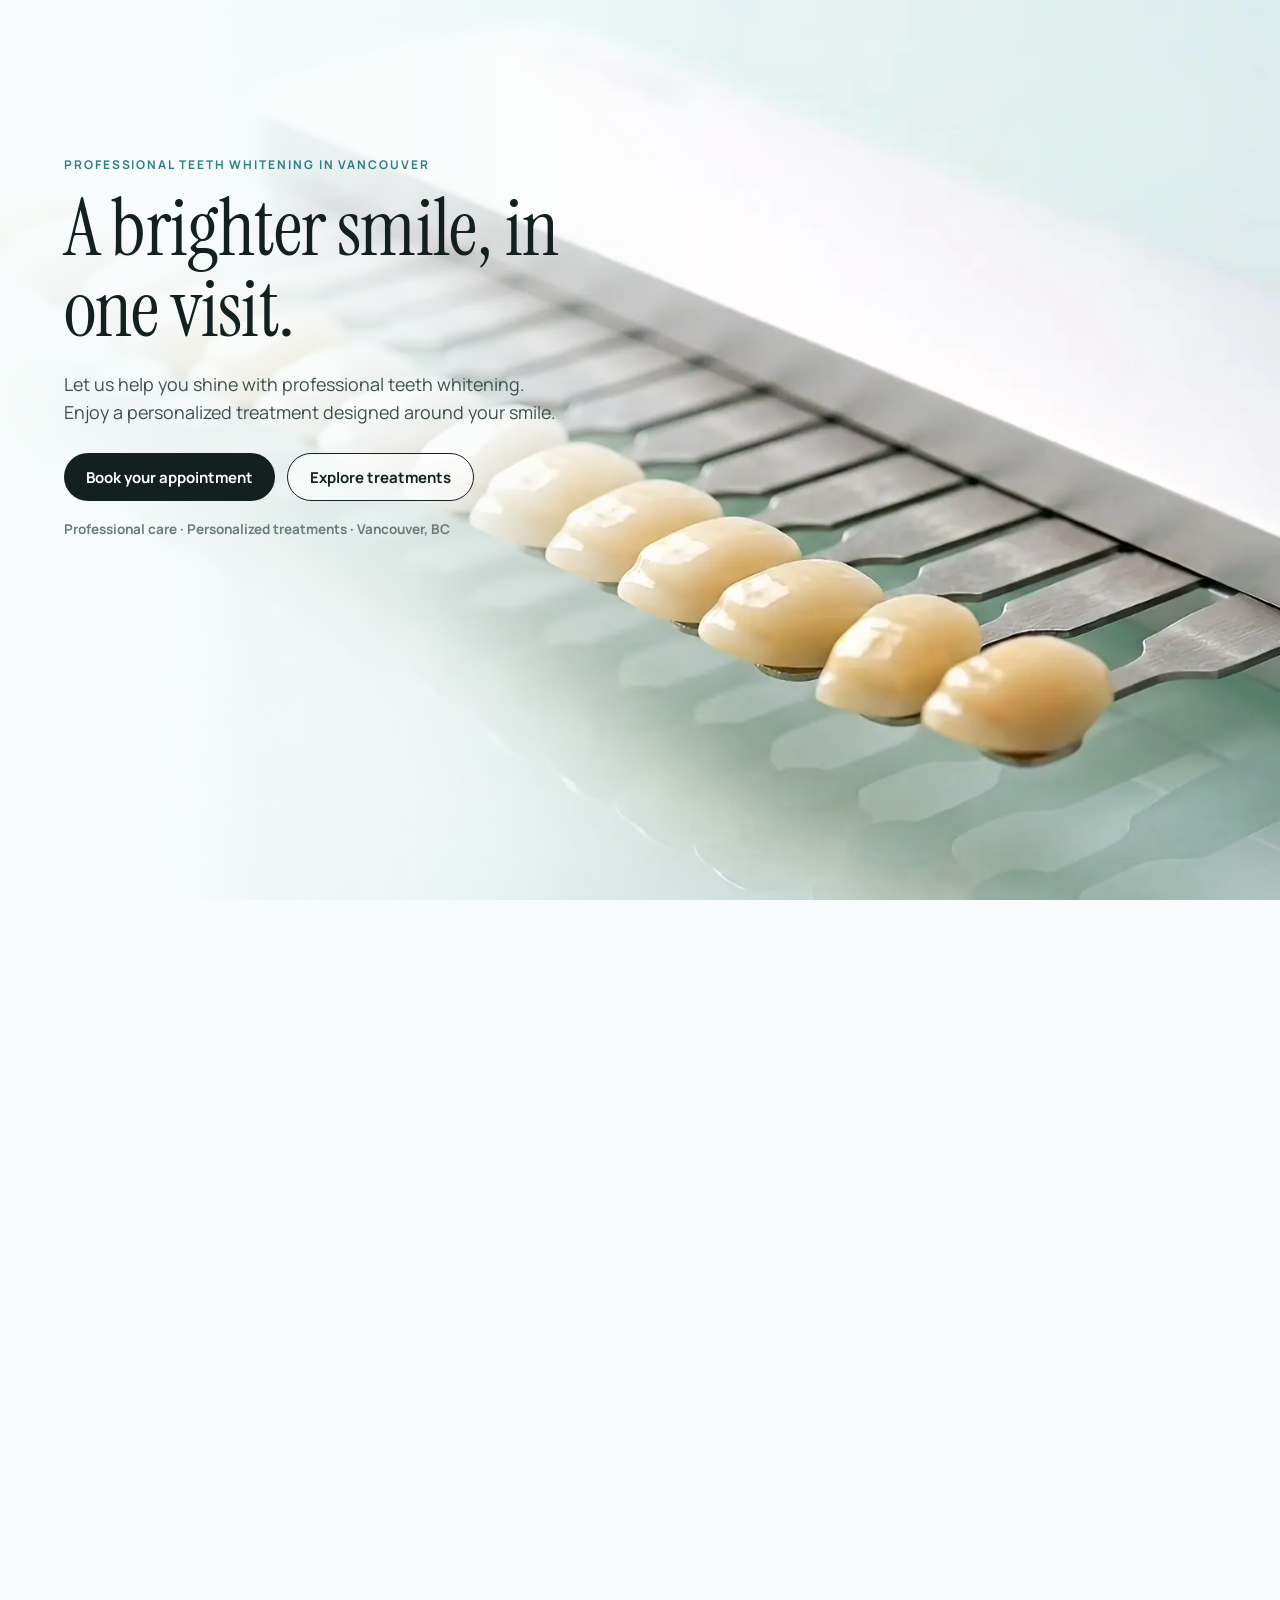
<file: index.html>
<!DOCTYPE html>
<html lang="en">
<head>
  <meta charset="UTF-8">
  <meta name="viewport" content="width=device-width, initial-scale=1">
  <meta name="description" content="Professional teeth whitening in Vancouver with Shine + Smile. Book your appointment online.">
  <title>Shine + Smile | Professional Teeth Whitening in Vancouver</title>
  <link rel="stylesheet" href="./style.css">
  <link rel="stylesheet" href="./features.css">
</head>
<body>
  
  <main>
    <section class="hero" id="hero">
      <div class="hero-stage">
        <div class="hero-poster" aria-hidden="true"></div>
        <canvas class="hero-canvas" aria-label="Teeth whitening shade animation"></canvas>
        <div class="hero-wash" aria-hidden="true"></div>

        <div class="hero-copy">
          <p class="kicker">Professional teeth whitening in Vancouver</p>
          <h1>A brighter smile, in one visit.</h1>
          <p class="hero-lede">Let us help you shine with professional teeth whitening. Enjoy a personalized treatment designed around your smile.</p>
          <div class="hero-ctas">
            <a class="btn btn-ink" href="https://www.shineandsmile.ca/s/appointments">Book your appointment</a>
            <a class="btn btn-line" href="#services">Explore treatments</a>
          </div>
          <p class="hero-note">Professional care · Personalized treatments · Vancouver, BC</p>
        </div>

        <ul class="hero-points" aria-label="Treatment benefits">
          <li>Shade check</li>
          <li>Health Canada approved gels</li>
          <li>2 to 6 shades brighter in one session</li>
        </ul>
      </div>
    </section>

  </main>


  <script src="./vendor/lenis.min.js"></script>
  <script src="./app.js"></script>
  <script src="./features.js"></script>
</body>
</html>
</file>
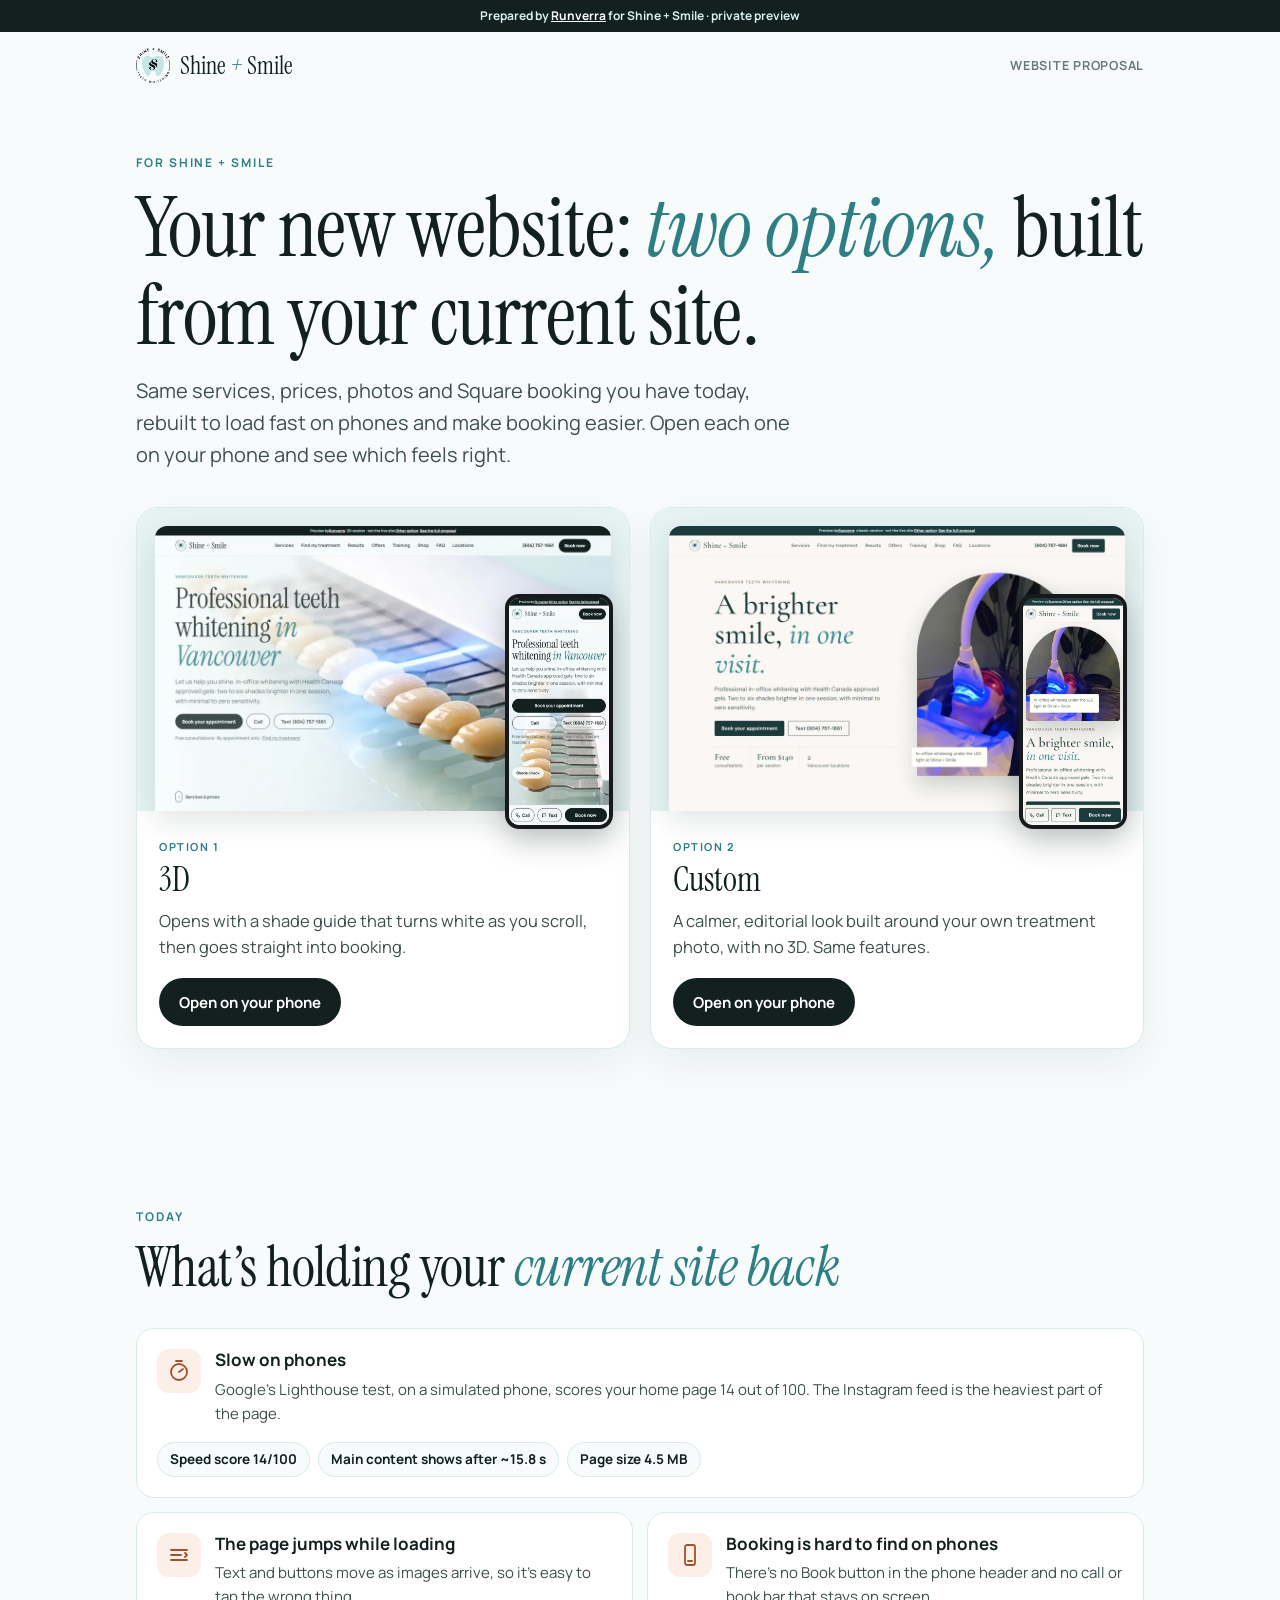
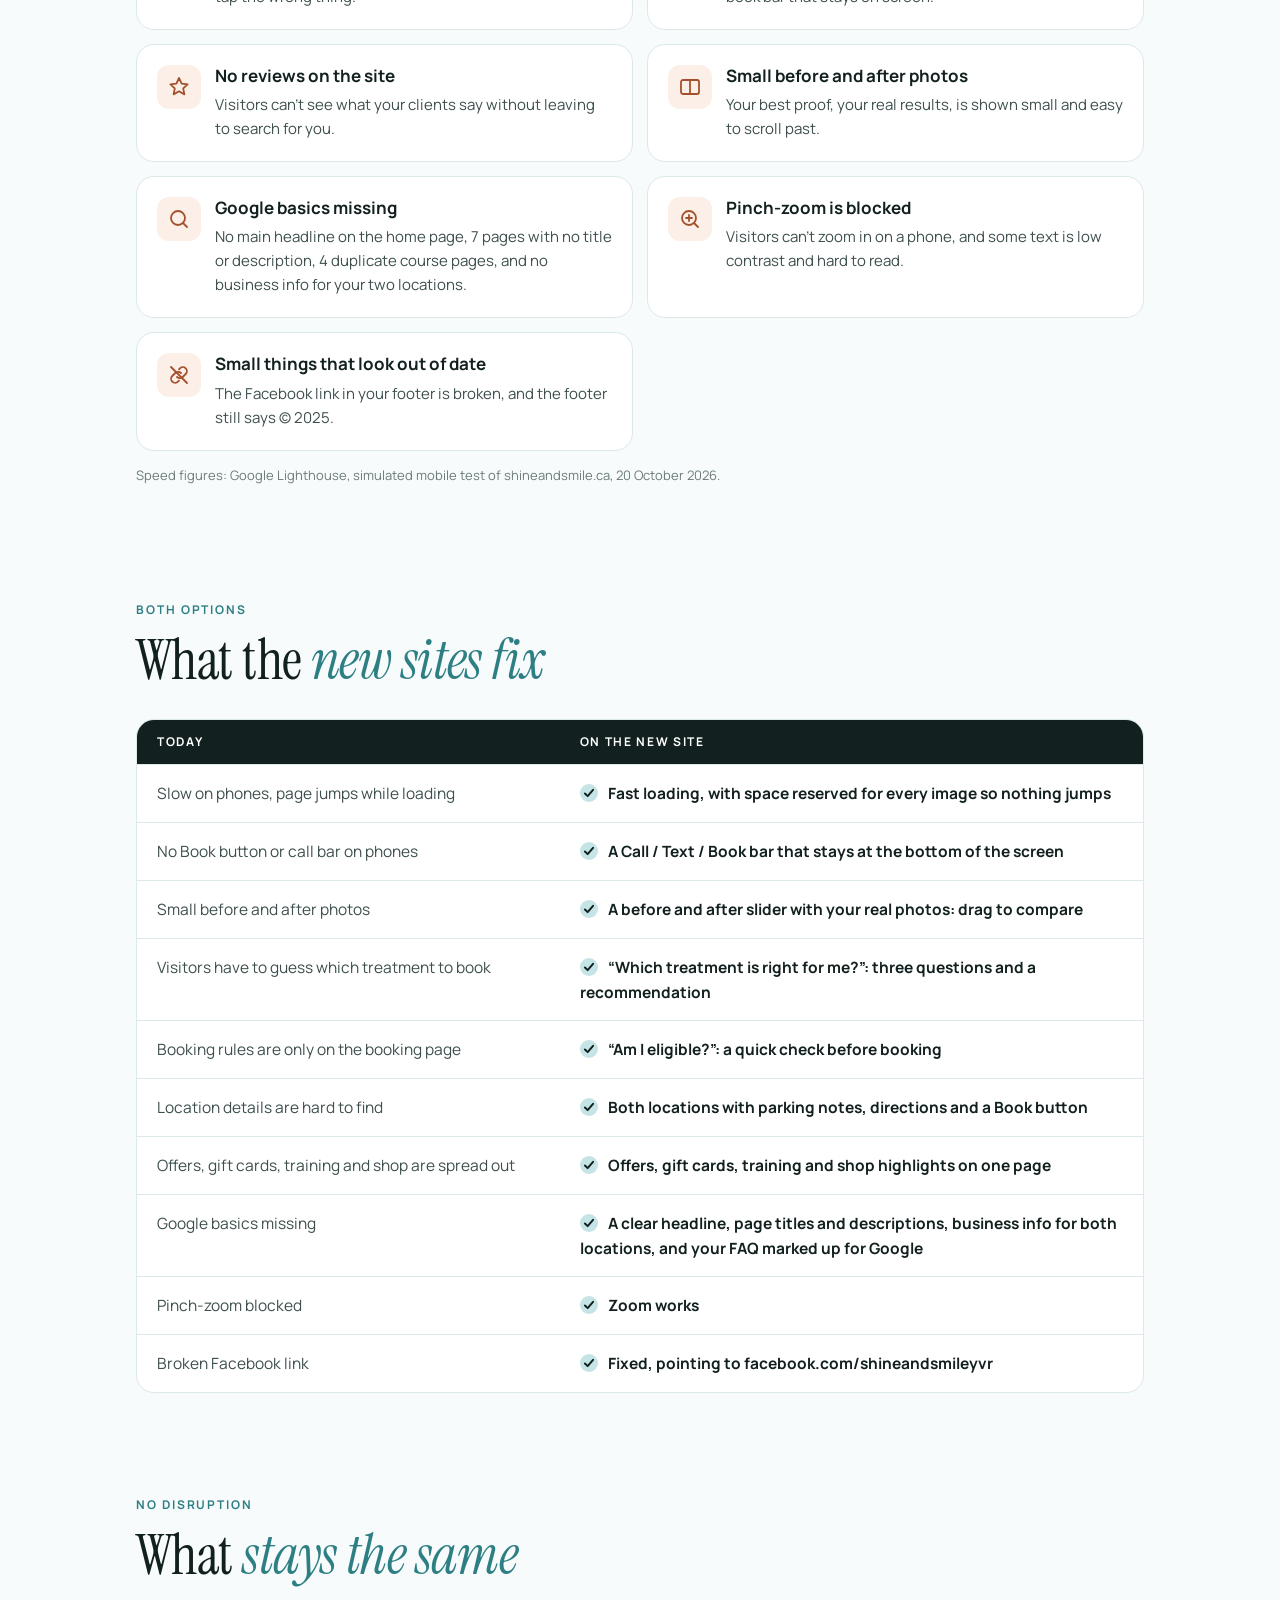
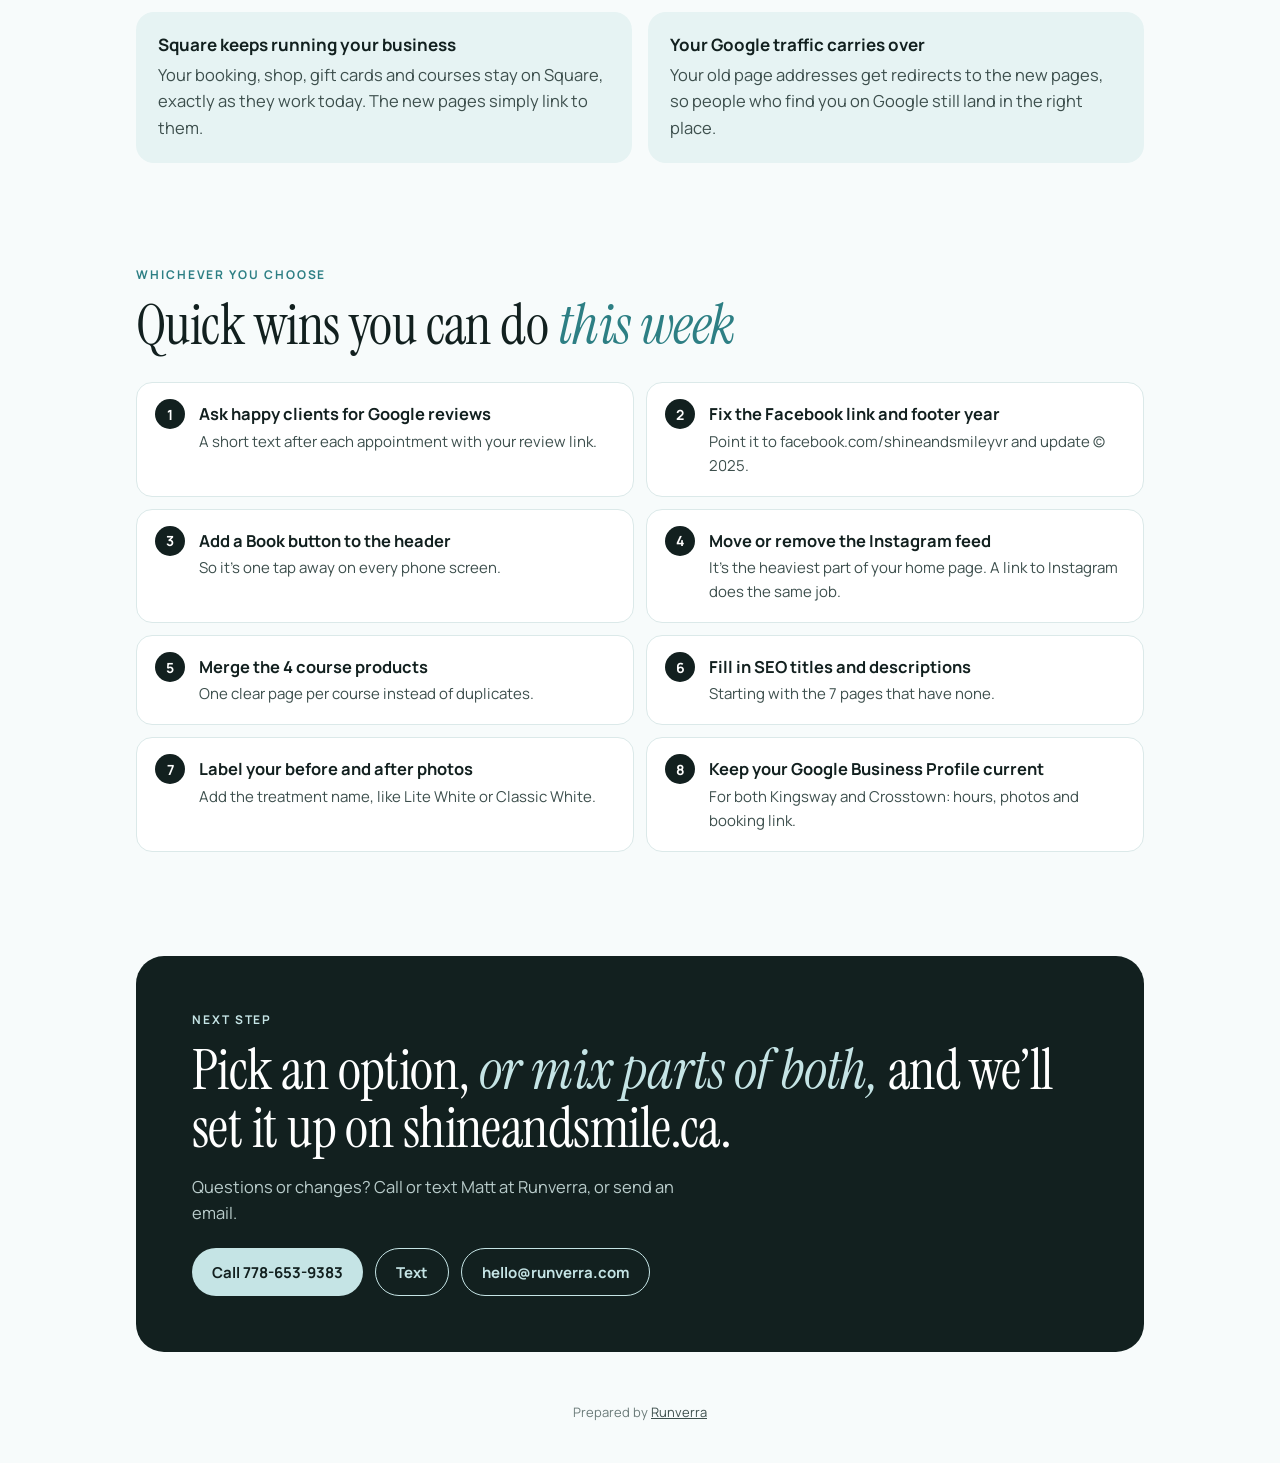
<file: proposal/index.html>
<!doctype html>
<html lang="en-CA">
<head>
<meta charset="utf-8">
<meta name="viewport" content="width=device-width,initial-scale=1,viewport-fit=cover">
<meta name="theme-color" content="#f6fbfb">
<title>Your new website: two options | Shine + Smile</title>
<meta name="description" content="Two new website options for Shine + Smile Teeth Whitening, built from your current site, and what changes.">
<meta name="robots" content="noindex, nofollow">
<link rel="icon" href="../img/logo.webp">
<link rel="preload" href="../fonts/instrument-serif.ttf" as="font" type="font/ttf" crossorigin>
<style>
@font-face{font-family:"Instrument Serif";src:url(../fonts/instrument-serif.ttf) format("truetype");font-display:swap}
@font-face{font-family:"Instrument Serif";src:url(../fonts/instrument-serif-italic.ttf) format("truetype");font-style:italic;font-display:swap}
@font-face{font-family:"Manrope";src:url(../fonts/manrope.ttf) format("truetype");font-weight:400 500;font-display:swap}
@font-face{font-family:"Manrope";src:url(../fonts/manrope-bold.ttf) format("truetype");font-weight:600 800;font-display:swap}
:root{--ink:#12201f;--ink-2:#3d4f4d;--ink-3:#6b7b79;--bg:#f7fbfb;--paper:#fff;--mint:#c5e4e5;--mint-2:#e6f3f3;--mint-3:#9fcfd1;--teal:#2d7f84;--line:#dbe9e9;--led:#4f7df0;--warm:#b3261e;
  --serif:"Instrument Serif",Georgia,serif;--sans:"Manrope",system-ui,sans-serif;--pad:clamp(18px,5vw,56px)}
*,*::before,*::after{box-sizing:border-box}
html{background:var(--bg);-webkit-text-size-adjust:100%}
body{margin:0;background:var(--bg);color:var(--ink);font:400 16.5px/1.6 var(--sans);-webkit-font-smoothing:antialiased}
img,video{display:block;max-width:100%;height:auto}
a{color:inherit}
h1,h2{font-family:var(--serif);font-weight:400;line-height:1.04;letter-spacing:-.01em;margin:0}
h1{font-size:clamp(44px,7vw,84px)}
h2{font-size:clamp(34px,4.6vw,56px)}
h3{font:700 17px/1.3 var(--sans);margin:0}
em{font-style:italic;color:var(--teal)}
.kicker{font:800 12px/1.4 var(--sans);letter-spacing:.16em;text-transform:uppercase;color:var(--teal);margin:0 0 12px}
.wrap{max-width:1120px;margin:0 auto;padding:clamp(56px,9vw,104px) var(--pad)}
.lede{font-size:clamp(17px,1.6vw,20px);color:var(--ink-2);max-width:56ch;margin:16px 0 0}
.btn{display:inline-flex;align-items:center;justify-content:center;gap:8px;min-height:48px;padding:0 20px;border-radius:999px;font:700 15px/1 var(--sans);text-decoration:none;white-space:nowrap}
.btn-ink{background:var(--ink);color:#fff}.btn-ink:hover{background:var(--teal)}
.btn-line{border:1.5px solid var(--ink)}.btn-line:hover{background:var(--ink);color:#fff}
:focus-visible{outline:2px solid var(--led);outline-offset:3px}
.bar{background:var(--ink);color:#d9eeee;font:600 12px/1.3 var(--sans);text-align:center;padding:8px 12px}
.bar a{color:#fff}
.top{display:flex;align-items:center;gap:10px;padding:16px var(--pad);max-width:1120px;margin:0 auto}
.top img{width:34px;height:auto}
.top span{font:400 24px/1 var(--serif)}
.top i{color:var(--teal)}
.top small{margin-left:auto;font-weight:700;color:var(--ink-3);font-size:12.5px;letter-spacing:.06em;text-transform:uppercase}

/* intro + options */
.intro{padding-top:clamp(28px,5vw,56px);padding-bottom:clamp(36px,5vw,56px)}
.options{display:grid;grid-template-columns:1fr 1fr;gap:20px;margin-top:36px}
.opt{background:var(--paper);border:1px solid var(--line);border-radius:22px;overflow:hidden;display:flex;flex-direction:column;box-shadow:0 16px 40px rgba(18,32,31,.06)}
.shot{position:relative;background:var(--mint-2);padding:18px 18px 0}
.shot .desk{border-radius:12px 12px 0 0;box-shadow:0 10px 30px rgba(18,32,31,.12);aspect-ratio:16/10;object-fit:cover;object-position:top}
.shot .phone{position:absolute;right:16px;bottom:-18px;width:22%;border-radius:14px;border:4px solid #161a1c;box-shadow:0 12px 30px rgba(18,32,31,.25);aspect-ratio:360/780;object-fit:cover;object-position:top}
.opt-body{padding:30px 22px 22px;display:flex;flex-direction:column;gap:10px;flex:1}
.opt-tag{font:800 11px/1 var(--sans);letter-spacing:.14em;text-transform:uppercase;color:var(--teal)}
.opt h3{font:400 34px/1.05 var(--serif)}
.opt p{margin:0;color:var(--ink-2)}
.opt .btn-row{display:flex;flex-wrap:wrap;gap:10px;margin-top:auto;padding-top:8px}
.alt{display:flex;gap:12px;align-items:center;border-top:1px dashed var(--line);padding-top:12px;margin-top:4px;font-size:14px;text-decoration:none;color:var(--ink-2)}
.alt img{width:84px;border-radius:8px;aspect-ratio:16/10;object-fit:cover}
.alt b{color:var(--ink)}
.alt span{text-decoration:underline;text-decoration-color:var(--mint-3);text-underline-offset:3px}

/* findings */
.findings{display:grid;grid-template-columns:repeat(2,1fr);gap:14px;margin-top:32px}
.find{display:grid;grid-template-columns:44px 1fr;gap:14px;align-items:start;background:var(--paper);border:1px solid var(--line);border-radius:18px;padding:20px}
.find svg{width:44px;height:44px;padding:10px;border-radius:12px;background:#fbefe7;stroke:#a5502c;fill:none;stroke-width:1.8;stroke-linecap:round;stroke-linejoin:round}
.find p{margin:6px 0 0;color:var(--ink-2);font-size:15px}
.find .big{grid-column:1/-1;display:flex;flex-wrap:wrap;gap:8px;margin-top:2px}
.find .big span{background:var(--bg);border:1px solid var(--line);border-radius:999px;padding:6px 12px;font-weight:700;font-size:13.5px}
.find-wide{grid-column:1/-1}
.source{font-size:13px;color:var(--ink-3);margin-top:14px}

/* fixes table */
.fix-table{width:100%;border-collapse:separate;border-spacing:0;margin-top:30px;background:var(--paper);border:1px solid var(--line);border-radius:18px;overflow:hidden}
.fix-table th{font:800 12px/1 var(--sans);letter-spacing:.14em;text-transform:uppercase;text-align:left;padding:16px 20px;background:var(--ink);color:#fff}
.fix-table td{padding:16px 20px;border-top:1px solid var(--line);vertical-align:top;font-size:15.5px}
.fix-table td:first-child{color:var(--ink-2);width:42%}
.fix-table td:last-child{font-weight:600}
.fix-table td:last-child::before{content:"";display:inline-block;width:18px;height:18px;margin:0 10px -3px 0;border-radius:50%;background:var(--mint) url("data:image/svg+xml,%3Csvg xmlns='http://www.w3.org/2000/svg' viewBox='0 0 20 20'%3E%3Cpath d='M5.5 10.5l3 3 6-7' fill='none' stroke='%2312201f' stroke-width='2.2' stroke-linecap='round' stroke-linejoin='round'/%3E%3C/svg%3E")}

/* stays */
.stays{display:grid;grid-template-columns:1fr 1fr;gap:16px;margin-top:28px}
.stay{background:var(--mint-2);border-radius:18px;padding:22px}
.stay p{margin:6px 0 0;color:var(--ink-2)}

/* quick wins */
.wins{list-style:none;counter-reset:w;padding:0;margin:28px 0 0;display:grid;grid-template-columns:1fr 1fr;gap:12px}
.wins li{counter-increment:w;position:relative;background:var(--paper);border:1px solid var(--line);border-radius:16px;padding:18px 18px 18px 62px}
.wins li::before{content:counter(w);position:absolute;left:18px;top:16px;width:30px;height:30px;border-radius:50%;background:var(--ink);color:#fff;display:grid;place-items:center;font:800 14px var(--sans)}
.wins b{display:block}
.wins span{display:block;color:var(--ink-2);font-size:15px;margin-top:2px}

/* next */
.next{background:var(--ink);color:#e9f3f3;border-radius:28px;padding:clamp(28px,5vw,56px);margin:0 auto}
.next h2{color:#fff}
.next em{color:var(--mint)}
.next p{color:#b9cccb;max-width:52ch}
.next .btn-row{display:flex;flex-wrap:wrap;gap:12px;margin-top:22px}
.next .btn-ink{background:var(--mint);color:var(--ink)}
.next .btn-ink:hover{background:#fff}
.next .btn-line{border-color:var(--mint);color:var(--mint)}
.next .btn-line:hover{background:var(--mint);color:var(--ink)}
.next-wrap{padding-bottom:40px}
footer{text-align:center;color:var(--ink-3);font-size:13px;padding:10px var(--pad) 40px}
footer a{color:var(--ink-2)}

@media (max-width:820px){
  .options,.findings,.stays,.wins{grid-template-columns:1fr}
  .find-wide{grid-column:auto}
}
@media (max-width:640px){
  body{font-size:16px}
  .top small{display:none}
  .opt .btn-row .btn{flex:1 1 100%}
  .shot{padding:12px 12px 0}
  .fix-table thead{display:none}
  .fix-table,.fix-table tbody,.fix-table tr,.fix-table td{display:block;width:100%}
  .fix-table tr{border-top:1px solid var(--line);padding:14px 16px}
  .fix-table tr:first-child{border-top:0}
  .fix-table td{border:0;padding:0}
  .fix-table td:first-child{width:auto;font-size:14px;margin-bottom:6px}
  .fix-table td:first-child::before{content:"Today: ";font-weight:700;color:var(--ink-3)}
  .next{border-radius:20px}
  .next .btn{flex:1 1 100%}
}
</style>
</head>
<body>
<div class="bar" role="note">Prepared by <a href="https://runverra.com/" target="_blank" rel="noopener">Runverra</a> for Shine + Smile · private preview</div>
<header class="top"><img src="../img/logo.webp" width="34" height="36" alt=""><span>Shine <i>+</i> Smile</span><small>Website proposal</small></header>

<main>
<section class="wrap intro" aria-labelledby="t1">
  <p class="kicker">For Shine + Smile</p>
  <h1 id="t1">Your new website: <em>two options,</em> built from your current site.</h1>
  <p class="lede">Same services, prices, photos and Square booking you have today, rebuilt to load fast on phones and make booking easier. Open each one on your phone and see which feels right.</p>
  <div class="options">
    <article class="opt">
      <div class="shot"><img class="desk" src="./img/opt-3d.webp?v=shade1" width="960" height="600" alt="Option 1 on a computer: the 3D opening, a shade guide turning white under blue light"><img class="phone" src="./img/opt-3d-phone.webp?v=shade1" width="360" height="780" alt="Option 1 on a phone" loading="lazy"></div>
      <div class="opt-body">
        <span class="opt-tag">Option 1</span>
        <h3>3D</h3>
        <p>Opens with a shade guide that turns white as you scroll, then goes straight into booking.</p>
        <div class="btn-row"><a class="btn btn-ink" href="../">Open on your phone</a></div>
      </div>
    </article>
    <article class="opt">
      <div class="shot"><img class="desk" src="./img/opt-classic.webp?v=shade1" width="960" height="600" alt="Option 2 on a computer: a calm layout with your LED treatment photo"><img class="phone" src="./img/opt-classic-phone.webp?v=shade1" width="360" height="780" alt="Option 2 on a phone" loading="lazy"></div>
      <div class="opt-body">
        <span class="opt-tag">Option 2</span>
        <h3>Custom</h3>
        <p>A calmer, editorial look built around your own treatment photo, with no 3D. Same features.</p>
        <div class="btn-row"><a class="btn btn-ink" href="../../shine-and-smile-classic/">Open on your phone</a></div>
      </div>
    </article>
  </div>
</section>



<section class="wrap" aria-labelledby="t3">
  <p class="kicker">Today</p>
  <h2 id="t3">What’s holding your <em>current site back</em></h2>
  <div class="findings">
    <article class="find find-wide">
      <svg viewBox="0 0 24 24" aria-hidden="true"><circle cx="12" cy="13" r="8"/><path d="M12 13l4-3M9 2h6"/></svg>
      <div><h3>Slow on phones</h3><p>Google’s Lighthouse test, on a simulated phone, scores your home page 14 out of 100. The Instagram feed is the heaviest part of the page.</p></div>
      <div class="big"><span>Speed score 14/100</span><span>Main content shows after ~15.8 s</span><span>Page size 4.5 MB</span></div>
    </article>
    <article class="find"><svg viewBox="0 0 24 24" aria-hidden="true"><path d="M4 7h16M4 12h10M4 17h16"/><path d="M18 10l2 2-2 2"/></svg><div><h3>The page jumps while loading</h3><p>Text and buttons move as images arrive, so it’s easy to tap the wrong thing.</p></div></article>
    <article class="find"><svg viewBox="0 0 24 24" aria-hidden="true"><rect x="7" y="2" width="10" height="20" rx="2"/><path d="M10 18h4"/></svg><div><h3>Booking is hard to find on phones</h3><p>There’s no Book button in the phone header and no call or book bar that stays on screen.</p></div></article>
    <article class="find"><svg viewBox="0 0 24 24" aria-hidden="true"><path d="M12 3l2.6 5.6 6 .7-4.4 4.1 1.2 6-5.4-3.1-5.4 3.1 1.2-6L3.4 9.3l6-.7z"/></svg><div><h3>No reviews on the site</h3><p>Visitors can’t see what your clients say without leaving to search for you.</p></div></article>
    <article class="find"><svg viewBox="0 0 24 24" aria-hidden="true"><rect x="3" y="5" width="18" height="14" rx="2"/><path d="M12 5v14"/></svg><div><h3>Small before and after photos</h3><p>Your best proof, your real results, is shown small and easy to scroll past.</p></div></article>
    <article class="find"><svg viewBox="0 0 24 24" aria-hidden="true"><circle cx="11" cy="11" r="7"/><path d="M20 20l-4-4"/></svg><div><h3>Google basics missing</h3><p>No main headline on the home page, 7 pages with no title or description, 4 duplicate course pages, and no business info for your two locations.</p></div></article>
    <article class="find"><svg viewBox="0 0 24 24" aria-hidden="true"><circle cx="11" cy="11" r="7"/><path d="M8 11h6M11 8v6M20 20l-4-4"/></svg><div><h3>Pinch-zoom is blocked</h3><p>Visitors can’t zoom in on a phone, and some text is low contrast and hard to read.</p></div></article>
    <article class="find"><svg viewBox="0 0 24 24" aria-hidden="true"><path d="M10 14a4 4 0 0 0 5.7 0l3-3a4 4 0 0 0-5.7-5.7l-1 1M14 10a4 4 0 0 0-5.7 0l-3 3a4 4 0 0 0 5.7 5.7l1-1"/><path d="M4 4l16 16"/></svg><div><h3>Small things that look out of date</h3><p>The Facebook link in your footer is broken, and the footer still says © 2025.</p></div></article>
  </div>
  <p class="source">Speed figures: Google Lighthouse, simulated mobile test of shineandsmile.ca, 20 October 2026.</p>
</section>

<section class="wrap" aria-labelledby="t4" style="padding-top:0">
  <p class="kicker">Both options</p>
  <h2 id="t4">What the <em>new sites fix</em></h2>
  <table class="fix-table">
    <thead><tr><th scope="col">Today</th><th scope="col">On the new site</th></tr></thead>
    <tbody>
      <tr><td>Slow on phones, page jumps while loading</td><td>Fast loading, with space reserved for every image so nothing jumps</td></tr>
      <tr><td>No Book button or call bar on phones</td><td>A Call / Text / Book bar that stays at the bottom of the screen</td></tr>
      <tr><td>Small before and after photos</td><td>A before and after slider with your real photos: drag to compare</td></tr>
      <tr><td>Visitors have to guess which treatment to book</td><td>“Which treatment is right for me?”: three questions and a recommendation</td></tr>
      <tr><td>Booking rules are only on the booking page</td><td>“Am I eligible?”: a quick check before booking</td></tr>
      <tr><td>Location details are hard to find</td><td>Both locations with parking notes, directions and a Book button</td></tr>
      <tr><td>Offers, gift cards, training and shop are spread out</td><td>Offers, gift cards, training and shop highlights on one page</td></tr>
      <tr><td>Google basics missing</td><td>A clear headline, page titles and descriptions, business info for both locations, and your FAQ marked up for Google</td></tr>
      <tr><td>Pinch-zoom blocked</td><td>Zoom works</td></tr>
      <tr><td>Broken Facebook link</td><td>Fixed, pointing to facebook.com/shineandsmileyvr</td></tr>
    </tbody>
  </table>
</section>

<section class="wrap" aria-labelledby="t5" style="padding-top:0">
  <p class="kicker">No disruption</p>
  <h2 id="t5">What <em>stays the same</em></h2>
  <div class="stays">
    <div class="stay"><h3>Square keeps running your business</h3><p>Your booking, shop, gift cards and courses stay on Square, exactly as they work today. The new pages simply link to them.</p></div>
    <div class="stay"><h3>Your Google traffic carries over</h3><p>Your old page addresses get redirects to the new pages, so people who find you on Google still land in the right place.</p></div>
  </div>
</section>

<section class="wrap" aria-labelledby="t6" style="padding-top:0">
  <p class="kicker">Whichever you choose</p>
  <h2 id="t6">Quick wins you can do <em>this week</em></h2>
  <ol class="wins">
    <li><b>Ask happy clients for Google reviews</b><span>A short text after each appointment with your review link.</span></li>
    <li><b>Fix the Facebook link and footer year</b><span>Point it to facebook.com/shineandsmileyvr and update © 2025.</span></li>
    <li><b>Add a Book button to the header</b><span>So it’s one tap away on every phone screen.</span></li>
    <li><b>Move or remove the Instagram feed</b><span>It’s the heaviest part of your home page. A link to Instagram does the same job.</span></li>
    <li><b>Merge the 4 course products</b><span>One clear page per course instead of duplicates.</span></li>
    <li><b>Fill in SEO titles and descriptions</b><span>Starting with the 7 pages that have none.</span></li>
    <li><b>Label your before and after photos</b><span>Add the treatment name, like Lite White or Classic White.</span></li>
    <li><b>Keep your Google Business Profile current</b><span>For both Kingsway and Crosstown: hours, photos and booking link.</span></li>
  </ol>
</section>

<section class="wrap next-wrap" aria-labelledby="t7" style="padding-top:0">
  <div class="next">
    <p class="kicker" style="color:var(--mint)">Next step</p>
    <h2 id="t7">Pick an option, <em>or mix parts of both,</em> and we’ll set it up on shineandsmile.ca.</h2>
    <p>Questions or changes? Call or text Matt at Runverra, or send an email.</p>
    <div class="btn-row">
      <a class="btn btn-ink" href="tel:+17786539383">Call 778-653-9383</a>
      <a class="btn btn-line" href="sms:+17786539383">Text</a>
      <a class="btn btn-line" href="mailto:hello@runverra.com?subject=Shine%20%2B%20Smile%20website">hello@runverra.com</a>
    </div>
  </div>
</section>
</main>
<footer>Prepared by <a href="https://runverra.com/" target="_blank" rel="noopener">Runverra</a></footer>


</body>
</html>
</file>
<file: style.css>
@font-face{font-family:"Instrument Serif";src:url(./fonts/instrument-serif.ttf) format("truetype");font-display:swap}
@font-face{font-family:"Instrument Serif";src:url(./fonts/instrument-serif-italic.ttf) format("truetype");font-style:italic;font-display:swap}
@font-face{font-family:"Manrope";src:url(./fonts/manrope.ttf) format("truetype");font-weight:400 500;font-display:swap}
@font-face{font-family:"Manrope";src:url(./fonts/manrope-bold.ttf) format("truetype");font-weight:600 800;font-display:swap}

:root{
  --ink:#12201f;--ink-2:#3d4f4d;--ink-3:#6b7b79;
  --bg:#f7fbfb;--paper:#ffffff;--mint:#c5e4e5;--mint-2:#e6f3f3;--mint-3:#9fcfd1;--line:#dbe9e9;
  --led:#4f7df0;--led-soft:rgba(79,125,240,.12);
  --serif:"Instrument Serif",Georgia,serif;--sans:"Manrope",system-ui,sans-serif;
  --pad:clamp(18px,5vw,64px);--bar:30px;--header:64px;
}
*,*::before,*::after{box-sizing:border-box}
html{background:var(--bg);-webkit-text-size-adjust:100%;scroll-padding-top:calc(var(--bar) + var(--header) + 10px)}
body{margin:0;background:var(--bg);color:var(--ink);font:400 16.5px/1.6 var(--sans);-webkit-font-smoothing:antialiased;overflow-x:hidden}
img{display:block;max-width:100%;height:auto}
a{color:inherit}
h1,h2,h3{margin:0;font-weight:400}
h1,h2{font-family:var(--serif);letter-spacing:-.01em;line-height:1.02}
h2{font-size:clamp(38px,5vw,64px)}
h3{font:700 18px/1.3 var(--sans)}
em{font-style:italic;color:#2d7f84}
.kicker{font:700 12px/1.4 var(--sans);letter-spacing:.16em;text-transform:uppercase;color:#2d7f84;margin:0 0 14px}
.wrap{padding:clamp(64px,10vw,120px) var(--pad);max-width:1280px;margin:0 auto}
.fine{font-size:13.5px;color:var(--ink-3)}
:focus-visible{outline:2px solid var(--led);outline-offset:3px}

.btn{display:inline-flex;align-items:center;justify-content:center;gap:8px;min-height:48px;padding:0 22px;border-radius:999px;font:700 15px/1 var(--sans);text-decoration:none;transition:background .2s,color .2s,border-color .2s;white-space:nowrap}
.btn-ink{background:var(--ink);color:#fff}
.btn-ink:hover{background:#2d7f84}
.btn-line{border:1.5px solid var(--ink);color:var(--ink);background:rgba(255,255,255,.6)}
.btn-line:hover{background:var(--ink);color:#fff}
.btn-sm{min-height:42px;padding:0 18px;font-size:14px}
.btn-row{display:flex;flex-wrap:wrap;gap:12px}
.text-link{font-weight:700;text-decoration:none;border-bottom:1.5px solid var(--mint-3)}

/* preview bar + header */
.preview-bar{position:fixed;inset:0 0 auto;z-index:40;height:var(--bar);display:flex;align-items:center;justify-content:center;padding:0 12px;background:var(--ink);color:#d9eeee;font:600 11.5px/1.2 var(--sans);text-align:center;white-space:nowrap;overflow:hidden;text-overflow:ellipsis}
.preview-bar a{color:#fff}
.header{position:fixed;left:0;right:0;top:var(--bar);z-index:30;height:var(--header);display:flex;align-items:center;justify-content:space-between;gap:20px;padding:0 var(--pad);background:rgba(247,251,251,.82);backdrop-filter:blur(14px);-webkit-backdrop-filter:blur(14px);border-bottom:1px solid transparent;transition:border-color .3s}
.header.scrolled{border-color:var(--line)}
.brand{display:inline-flex;align-items:center;gap:10px;text-decoration:none}
.brand img{width:34px;height:auto}
.brand span{font:400 25px/1 var(--serif)}
.brand i{color:#2d7f84}
.header nav{display:flex;gap:24px}
.header nav a{text-decoration:none;font-weight:600;font-size:14px;color:var(--ink-2)}
.header nav a:hover{color:var(--ink)}
.header-actions{display:flex;align-items:center;gap:16px}
.tel-link{font-weight:700;font-size:14px;text-decoration:none}
.header .btn{min-height:42px;padding:0 18px;font-size:14px}

/* hero */
.hero{position:relative;height:230vh}
.hero-stage{position:sticky;top:0;height:100vh;height:100svh;overflow:hidden;background:#eef6f6}
.hero-poster,.hero canvas{position:absolute;inset:0;width:100%;height:100%}
.hero-poster{object-fit:cover}
.hero picture{position:absolute;inset:0}
.hero canvas{opacity:0;transition:opacity .4s}
.hero.has-frame canvas{opacity:1}
.hero-wash{position:absolute;inset:0;pointer-events:none;background:linear-gradient(90deg,rgba(247,251,251,.92) 0%,rgba(247,251,251,.7) 32%,rgba(247,251,251,0) 58%)}
.hero-copy{position:absolute;left:var(--pad);top:calc(var(--bar) + var(--header) + 7vh);max-width:560px;will-change:opacity,transform}
.hero h1{font-size:clamp(46px,6.2vw,92px)}
.hero-lede{font-size:clamp(17px,1.4vw,19px);color:var(--ink-2);margin:20px 0 26px;max-width:46ch}
.hero-ctas{display:flex;flex-wrap:wrap;gap:12px}
.hero-note{margin:18px 0 0;font-size:13.5px;font-weight:600;color:var(--ink-3)}
.hero-points{position:absolute;right:var(--pad);bottom:72px;margin:0;padding:0;list-style:none;display:grid;gap:8px;justify-items:end}
.hero-points li{background:rgba(255,255,255,.82);backdrop-filter:blur(8px);-webkit-backdrop-filter:blur(8px);border:1px solid rgba(255,255,255,.9);border-radius:999px;padding:9px 16px;font-weight:700;font-size:14px;opacity:0;transform:translateY(10px);transition:opacity .45s,transform .45s;box-shadow:0 6px 24px rgba(18,32,31,.06)}
.hero-points li.on{opacity:1;transform:none}
.scroll-cue{position:absolute;left:var(--pad);bottom:28px;display:flex;align-items:center;gap:10px;font-weight:700;font-size:13px;text-decoration:none;color:var(--ink-2)}
.scroll-cue span{width:22px;height:34px;border:1.5px solid var(--ink-2);border-radius:12px;position:relative}
.scroll-cue span::after{content:"";position:absolute;left:50%;top:7px;width:3px;height:7px;margin-left:-1.5px;border-radius:2px;background:var(--ink-2);animation:cue 1.6s ease-in-out infinite}
@keyframes cue{50%{transform:translateY(8px);opacity:.3}}

/* intro */
.intro{display:grid;grid-template-columns:1fr 1.1fr;gap:clamp(28px,6vw,90px);align-items:start}
.intro-body p{color:var(--ink-2);margin:0 0 16px}
.ticks{list-style:none;margin:26px 0 0;padding:0;display:grid;gap:12px}
.ticks li{position:relative;padding:16px 18px 16px 52px;background:var(--paper);border:1px solid var(--line);border-radius:16px;font-size:15px;color:var(--ink-2)}
.ticks li::before{content:"";position:absolute;left:18px;top:18px;width:20px;height:20px;border-radius:50%;background:var(--mint) url("data:image/svg+xml,%3Csvg xmlns='http://www.w3.org/2000/svg' viewBox='0 0 20 20'%3E%3Cpath d='M5.5 10.5l3 3 6-7' fill='none' stroke='%2312201f' stroke-width='2' stroke-linecap='round' stroke-linejoin='round'/%3E%3C/svg%3E")}
.ticks b{color:var(--ink)}

/* services */
.section-head{max-width:640px;margin-bottom:40px}
.section-head>p:last-child{color:var(--ink-2);margin:14px 0 0}
.service-grid{display:grid;grid-template-columns:repeat(3,1fr);gap:18px}
.svc{position:relative;display:flex;flex-direction:column;background:var(--paper);border:1px solid var(--line);border-radius:22px;padding:26px}
.svc header{display:flex;justify-content:space-between;align-items:baseline;gap:12px}
.svc h3{font:400 32px/1.05 var(--serif)}
.price{font:800 26px/1 var(--sans);margin:0}
.svc .meta{font-weight:700;font-size:13px;color:#2d7f84;margin:10px 0 12px}
.svc p{margin:0 0 12px;color:var(--ink-2);font-size:15px}
.svc .btn{margin-top:auto;align-self:flex-start}
.svc-featured{border:2px solid var(--ink);box-shadow:0 20px 50px rgba(18,32,31,.08)}
.badge{position:absolute;top:-12px;left:24px;background:var(--led);color:#fff;font:800 11px/1 var(--sans);letter-spacing:.1em;text-transform:uppercase;padding:7px 10px;border-radius:999px}
.bundles{margin-top:48px;display:grid;gap:14px}
.sub{font:700 13px/1 var(--sans);letter-spacing:.14em;text-transform:uppercase;color:var(--ink-3);margin-top:12px}
.row-list{background:var(--paper);border:1px solid var(--line);border-radius:18px;overflow:hidden}
.row{display:flex;justify-content:space-between;align-items:center;gap:20px;padding:18px 22px;border-top:1px solid var(--line)}
.row:first-child{border-top:0}
.row b{display:block;font-size:16px}
.row span{display:block;color:var(--ink-3);font-size:14px;margin-top:2px}
.row>p{margin:0;font:800 20px/1 var(--sans);white-space:nowrap}
.row s{font-weight:500;font-size:14px;color:var(--ink-3);margin-right:6px}
.eligibility{font-size:13.5px;color:var(--ink-3);margin:6px 0 0}

/* results */
.results{background:linear-gradient(var(--mint-2),var(--bg))}
.results .section-head{padding-bottom:0;margin-bottom:0}
.gallery{display:grid;grid-auto-flow:column;grid-auto-columns:minmax(260px,340px);gap:16px;overflow-x:auto;scroll-snap-type:x mandatory;padding:36px var(--pad) 12px;scrollbar-width:thin;max-width:1280px;margin:0 auto}
.gallery figure{margin:0;scroll-snap-align:start;border-radius:18px;overflow:hidden;background:#fff;box-shadow:0 12px 34px rgba(18,32,31,.08)}
.gallery img{width:100%;height:100%;object-fit:cover;aspect-ratio:4/5}
.more-link{padding-top:16px;font-weight:700}
.more-link a{text-decoration:none;border-bottom:1.5px solid var(--mint-3)}
.results .more-link{padding-bottom:40px}

/* offers */
.offer-grid{display:grid;grid-template-columns:repeat(4,1fr);gap:16px}
.offer{background:var(--paper);border:1px solid var(--line);border-radius:20px;padding:24px;display:flex;flex-direction:column;gap:8px}
.offer .big{font:400 54px/1 var(--serif);margin:0 0 6px;color:#2d7f84;height:54px;display:flex;align-items:center}
.offer .big svg{width:40px;height:40px;fill:none;stroke:#2d7f84;stroke-width:1.6;stroke-linecap:round;stroke-linejoin:round}
.offer p{margin:0;color:var(--ink-2);font-size:15px}
.offer .btn{margin-top:10px;align-self:flex-start}
.offer-gift{background:var(--mint-2)}

/* training */
.training{background:var(--ink);color:#e9f3f3}
.training em{color:var(--mint)}
.training .kicker{color:var(--mint)}
.training-inner{display:grid;grid-template-columns:1.05fr 1fr;gap:clamp(30px,5vw,70px);align-items:center}
.training-copy>p{color:#b9cccb}
.course-list{display:grid;gap:10px;margin:24px 0 16px}
.course{border:1px solid rgba(197,228,229,.22);border-radius:16px;padding:16px 18px}
.course h3{font-size:16px}
.course p{margin:4px 0 0;color:#b9cccb;font-size:14.5px}
.course .price-line{color:#fff;font-weight:700}
.training .fine{color:#93aaa8}
.training .btn-ink{background:var(--mint);color:var(--ink)}
.training .btn-ink:hover{background:#fff}
.training .btn-line{border-color:var(--mint);color:var(--mint);background:transparent}
.training .btn-line:hover{background:var(--mint);color:var(--ink)}
.training-photos{display:grid;grid-template-columns:1fr 1fr;gap:12px}
.training-photos img{width:100%;height:100%;object-fit:cover;border-radius:16px;aspect-ratio:3/4}
.training-photos img:first-child{grid-row:span 2;aspect-ratio:auto}

/* shop */
.product-grid{display:grid;grid-template-columns:repeat(6,1fr);gap:14px}
.product{display:flex;flex-direction:column;gap:4px;text-decoration:none;background:var(--paper);border:1px solid var(--line);border-radius:16px;padding:12px 12px 16px;transition:transform .2s,box-shadow .2s}
.product:hover{transform:translateY(-2px);box-shadow:0 12px 30px rgba(18,32,31,.08)}
.product img{width:100%;aspect-ratio:1;object-fit:contain;background:#fff;border-radius:10px;margin-bottom:8px}
.product b{font-size:14px;line-height:1.3}
.product span{font-weight:800;color:#2d7f84;font-size:14px}
.cat-links{display:flex;flex-wrap:wrap;gap:10px 24px;margin-top:26px;font-weight:700}
.cat-links a{text-decoration:none;border-bottom:1.5px solid var(--mint-3)}

/* faq */
.faq-list{border-top:1px solid var(--line)}
.faq details{border-bottom:1px solid var(--line)}
.faq summary{cursor:pointer;list-style:none;padding:20px 40px 20px 0;font:700 17px/1.35 var(--sans);position:relative}
.faq summary::-webkit-details-marker{display:none}
.faq summary::after{content:"";position:absolute;right:6px;top:50%;width:12px;height:12px;margin-top:-8px;border-right:2px solid var(--ink);border-bottom:2px solid var(--ink);transform:rotate(45deg);transition:transform .2s}
.faq details[open] summary::after{transform:rotate(225deg);margin-top:-2px}
.faq details p{margin:0 0 16px;color:var(--ink-2);max-width:72ch}

/* visit */
.locations{display:grid;grid-template-columns:1fr 1fr;gap:18px}
.loc{background:var(--paper);border:1px solid var(--line);border-radius:20px;padding:24px;display:flex;flex-direction:column;gap:10px}
.loc h3{font:400 32px/1 var(--serif)}
.loc p{margin:0;color:var(--ink-2);font-size:15px}
.loc .addr{font-weight:700;color:var(--ink)}
.map{position:relative;aspect-ratio:16/9;border-radius:14px;overflow:hidden;background:var(--mint-2) radial-gradient(circle at 50% 45%,#fff 0 6px,var(--led) 7px 11px,transparent 12px);margin-top:6px}
.map iframe{position:absolute;inset:0;width:100%;height:100%;border:0}
.map-load{position:absolute;left:50%;bottom:16px;transform:translateX(-50%);border:1.5px solid var(--ink);background:#fff;border-radius:999px;padding:9px 16px;font:700 13px var(--sans);cursor:pointer}
.loc .text-link{align-self:flex-start;margin-top:4px}
.cta-band{margin-top:40px;display:flex;justify-content:space-between;align-items:center;gap:20px;flex-wrap:wrap;background:var(--mint);border-radius:24px;padding:30px clamp(22px,4vw,40px)}
.cta-band h3{font:400 clamp(30px,3.6vw,46px)/1 var(--serif)}

.footer{padding-top:40px;padding-bottom:110px;border-top:1px solid var(--line)}
.footer-top{display:flex;justify-content:space-between;align-items:center;gap:18px;flex-wrap:wrap}
.social{display:flex;flex-wrap:wrap;gap:8px 20px;font-weight:700;font-size:14px}
.social a,.footer-links a{text-decoration:none}
.footer-links{display:flex;flex-wrap:wrap;gap:8px 20px;margin:24px 0 10px;font-size:14px;color:var(--ink-2)}
.copy{font-size:13px;color:var(--ink-3);margin:0}
.built{margin-left:8px}

.mobile-bar{display:none}

@media (max-width:1100px){
  .header nav{display:none}
  .product-grid{grid-template-columns:repeat(3,1fr)}
  .offer-grid{grid-template-columns:1fr 1fr}
}
@media (max-width:860px){
  .service-grid,.locations,.intro,.training-inner{grid-template-columns:1fr}
  .svc-featured{order:-1}
}
@media (max-width:640px){
  :root{--header:58px;--bar:26px}
  body{font-size:16px;padding-bottom:calc(68px + env(safe-area-inset-bottom))}
  .preview-bar{font-size:10.5px}
  .pb-long{display:none}
  .tel-link{display:none}
  .brand span{font-size:22px}
  .header .btn{min-height:38px;padding:0 14px}
  .hero{height:190vh}
  .hero-wash{background:linear-gradient(180deg,rgba(247,251,251,.94) 0%,rgba(247,251,251,.82) 38%,rgba(247,251,251,0) 62%)}
  .hero-copy{top:calc(var(--bar) + var(--header) + 3vh);right:var(--pad)}
  .hero h1{font-size:clamp(38px,11vw,52px)}
  .hero-lede{font-size:15.5px;margin:12px 0 16px}
  .hero-ctas .btn{flex:1 1 100%}
  .hero-ctas .btn-line{display:none}
  .hero-note{font-size:12.5px;margin-top:12px}
  .hero-points{left:var(--pad);right:var(--pad);bottom:66px;justify-items:start}
  .hero-points li{font-size:13px;padding:8px 13px}
  .scroll-cue{display:none}
  .product-grid{grid-template-columns:1fr 1fr}
  .offer-grid{grid-template-columns:1fr}
  .row{flex-direction:column;align-items:flex-start;gap:8px}
  .gallery{grid-auto-columns:78%}
  .training-photos img:nth-child(3){display:none}
  .cta-band .btn-row{width:100%}
  .cta-band .btn{flex:1}
  .mobile-bar{display:grid;grid-template-columns:auto 1fr;gap:10px;position:fixed;left:0;right:0;bottom:0;z-index:35;padding:10px 14px calc(10px + env(safe-area-inset-bottom));background:rgba(247,251,251,.94);backdrop-filter:blur(12px);-webkit-backdrop-filter:blur(12px);border-top:1px solid var(--line)}
  .mobile-bar a{display:flex;align-items:center;justify-content:center;gap:8px;min-height:48px;border-radius:999px;font:800 16px/1 var(--sans);text-decoration:none}
  .mb-call{padding:0 20px;border:1.5px solid var(--ink)}
  .mb-call svg{width:18px;height:18px;fill:none;stroke:currentColor;stroke-width:2;stroke-linejoin:round}
  .mb-book{background:var(--ink);color:#fff}
  .footer{padding-bottom:40px}
}
@media (prefers-reduced-motion:reduce){
  .hero{height:auto}
  .hero-stage{position:relative}
  .hero canvas{display:none}
  .hero-points li{opacity:1;transform:none}
  *{animation:none!important;transition-duration:.01ms!important}
}
</file>
<file: features.css>
/* Shared feature blocks for both Shine + Smile previews. Colours come from each theme's variables. */
.preview-bar a{color:#fff}
.preview-bar a:last-child{text-decoration:underline;margin-left:2px}
.hero-ctas .btn-line{min-width:0}

/* before / after */
.results-inner{display:grid;grid-template-columns:minmax(0,.8fr) minmax(0,1.2fr);gap:clamp(24px,5vw,64px);align-items:start}
.results-inner .more-link{grid-column:1/-1;padding:0}
.results .section-head{margin-bottom:0}
.ba{min-width:0}
.ba-stage{position:relative;border-radius:20px;overflow:hidden;background:#e9e2df;touch-action:pan-y;cursor:ew-resize;user-select:none;-webkit-user-select:none;-webkit-touch-callout:none;-webkit-tap-highlight-color:transparent;box-shadow:0 18px 50px rgba(18,32,31,.12)}
.ba-stage img,.ba-thumbs img{-webkit-user-drag:none;user-drag:none;user-select:none;-webkit-user-select:none}
.ba-stage img{pointer-events:none}
.ba-stage.dragging{cursor:grabbing}
.ba-stage:focus-visible{outline:3px solid var(--led);outline-offset:3px}
.ba-after{width:100%;height:auto;display:block}
.ba-before-wrap{position:absolute;inset:0;clip-path:inset(0 calc(100% - var(--pos)) 0 0)}
.ba-before{width:100%;height:100%;object-fit:cover}
.ba-tag{position:absolute;top:12px;padding:6px 11px;border-radius:999px;background:rgba(255,255,255,.88);font:800 11px/1 var(--sans);letter-spacing:.12em;text-transform:uppercase;pointer-events:none}
.ba-tag-b{left:12px}.ba-tag-a{right:12px}
.ba-handle{position:absolute;top:0;bottom:0;left:var(--pos);width:2px;margin-left:-1px;background:#fff;pointer-events:none;box-shadow:0 0 8px rgba(0,0,0,.3)}
.ba-handle i{position:absolute;top:50%;left:50%;width:44px;height:44px;margin:-22px 0 0 -22px;border-radius:50%;background:#fff;box-shadow:0 4px 16px rgba(0,0,0,.25)}
.ba-handle i::before,.ba-handle i::after{content:"";position:absolute;top:50%;width:8px;height:8px;margin-top:-4px;border:solid var(--ink);border-width:0 0 2px 2px}
.ba-handle i::before{left:11px;transform:rotate(45deg)}
.ba-handle i::after{right:11px;transform:rotate(-135deg)}
.ba-caption{margin:14px 2px 12px;font-size:15px;color:var(--ink-2)}
.ba-caption b{color:var(--ink)}
.ba-thumbs{display:grid;grid-template-columns:repeat(5,1fr);gap:8px}
.ba-thumbs button{border:2px solid transparent;border-radius:12px;padding:0;background:none;cursor:pointer;overflow:hidden;text-align:left;font:600 11.5px/1.2 var(--sans);color:var(--ink-2)}
.ba-thumbs img{width:100%;aspect-ratio:4/3;object-fit:cover;border-radius:10px}
.ba-thumbs span{display:block;padding:5px 2px 2px}
.ba-thumbs button[aria-pressed="true"]{border-color:var(--ink)}
.ba-thumbs button[aria-pressed="true"] img{border-radius:9px 9px 0 0}

/* treatment finder */
.match-box{display:grid;grid-template-columns:1.15fr .85fr;gap:18px;align-items:start}
.quiz{display:grid;gap:14px}
.quiz fieldset{margin:0;border:1px solid var(--line);border-radius:18px;padding:18px;background:var(--paper)}
.quiz legend{float:left;width:100%;display:flex;gap:10px;align-items:center;font:700 16.5px/1.3 var(--sans);margin-bottom:12px}
.quiz legend span{flex:none;display:grid;place-items:center;width:26px;height:26px;border-radius:50%;background:var(--mint);font-size:13px}
.chips{clear:both;display:flex;flex-wrap:wrap;gap:8px}
.chip input{position:absolute;opacity:0;pointer-events:none}
.chip span{display:inline-flex;align-items:center;min-height:42px;padding:8px 15px;border:1.5px solid var(--line);border-radius:999px;font-weight:600;font-size:14.5px;cursor:pointer;transition:background .15s,border-color .15s;background:var(--bg)}
.chip span:hover{border-color:var(--ink-3)}
.chip input:checked+span{background:var(--ink);border-color:var(--ink);color:#fff}
.chip input:focus-visible+span{outline:2px solid var(--led);outline-offset:2px}
.event-q{display:flex;align-items:center;gap:8px;margin-top:12px;font-size:14px;color:var(--ink-2);cursor:pointer}
.event-q input{width:18px;height:18px;accent-color:var(--ink)}
.match-result{position:sticky;top:120px;border-radius:20px;padding:24px;background:var(--mint-2);border:1px dashed var(--mint-3);min-height:200px}
.match-result.has-result{background:var(--paper);border:2px solid var(--ink);box-shadow:0 18px 44px rgba(18,32,31,.08)}
.match-result h3{font:400 36px/1.05 var(--serif);margin:0 0 6px}
.mr-meta{font-weight:800;margin:0 0 10px}
.mr-why{color:var(--ink-2);margin:0 0 12px}
.mr-note{font-size:14px;background:var(--mint-2);border-radius:12px;padding:10px 12px;margin:0 0 10px}
.mr-empty{color:var(--ink-3);margin:0}
.match-result .btn-row{margin-top:14px}

/* eligibility */
.check-box{display:grid;grid-template-columns:.9fr 1.1fr;gap:clamp(20px,4vw,56px);align-items:start;background:var(--paper);border:1px solid var(--line);border-radius:24px;padding:clamp(22px,4vw,40px)}
.check-head h2{font-size:clamp(34px,4vw,52px)}
.check-head p:last-child{color:var(--ink-2);margin:12px 0 0}
.checks{list-style:none;margin:0;padding:0;display:grid;gap:10px}
.checks li{display:flex;justify-content:space-between;align-items:center;gap:14px;padding:12px 14px 12px 16px;border:1.5px solid var(--line);border-radius:16px;font-weight:600;transition:border-color .2s,background .2s}
.checks li[data-state="yes"]{border-color:#7fbf9a;background:#f1faf4}
.checks li[data-state="no"]{border-color:#e3b08e;background:#fdf6f1}
.yn{display:flex;gap:6px;flex:none}
.yn button{min-width:56px;min-height:40px;border-radius:999px;border:1.5px solid var(--line);background:var(--bg);font:700 14px var(--sans);cursor:pointer;color:var(--ink)}
.yn button[aria-pressed="true"]{background:var(--ink);border-color:var(--ink);color:#fff}
.check-result{grid-column:2}
.cr{margin-top:12px;border-radius:16px;padding:16px 18px}
.cr b{display:block;font-size:17px;margin-bottom:4px}
.cr p{margin:0 0 8px;color:var(--ink-2);font-size:15px}
.cr-yes{background:#e9f6ee}
.cr-no{background:#fbefe7}
.cr .btn-row{margin-top:8px}

/* reviews placeholder */
.review-slot{position:relative;border:2px dashed var(--mint-3);border-radius:24px;padding:28px;background:repeating-linear-gradient(-45deg,transparent 0 14px,rgba(197,228,229,.25) 14px 28px)}
.slot-flag{display:inline-block;margin:0 0 18px;background:var(--ink);color:#fff;border-radius:999px;padding:8px 14px;font:800 12px/1.2 var(--sans);letter-spacing:.06em;text-transform:uppercase}
.slot-cards{display:grid;grid-template-columns:repeat(3,1fr);gap:14px}
.slot-cards div{height:120px;border-radius:16px;background:rgba(255,255,255,.75);border:1px solid var(--line)}
.slot-note{margin:16px 0 0;color:var(--ink-2);font-size:14.5px}

/* shop feature */
.shop-feature{display:grid;grid-template-columns:1fr 1.1fr;gap:16px;align-items:stretch}
.kit{display:grid;grid-template-columns:1fr;gap:10px;text-decoration:none;background:var(--paper);border:1px solid var(--line);border-radius:22px;padding:18px;transition:box-shadow .2s}
.kit:hover{box-shadow:0 14px 34px rgba(18,32,31,.1)}
.kit img{width:100%;aspect-ratio:4/3;object-fit:contain;background:#fff;border-radius:14px}
.kit h3{font:400 30px/1.05 var(--serif);margin:0 0 6px}
.kit p{color:var(--ink-2);margin:0 0 8px;font-size:15px}
.kit .kicker{margin:0 0 4px}
.kit-price{font-weight:800;color:#2d7f84}
.shop-feature .product-grid{grid-template-columns:1fr 1fr}

/* aftercare */
.care{display:grid;grid-template-columns:1fr 1fr;gap:14px;margin-bottom:30px}
.care-card{background:var(--mint-2);border-radius:20px;padding:22px}
.care-card ul{margin:0;padding-left:18px;color:var(--ink-2)}
.care-card li{margin:4px 0}

/* locations */
.loc .kicker{margin:0}
.loc h3{font:400 28px/1.1 var(--serif)}
.loc-actions{display:flex;flex-wrap:wrap;gap:10px;margin-top:auto;padding-top:6px}

/* course cards are links */
a.course{display:block;text-decoration:none;transition:border-color .2s,background .2s}
a.course:hover{border-color:var(--mint);background:rgba(197,228,229,.06)}

/* mobile bar: Call · Text · Book */
@media (max-width:640px){
  .mobile-bar{grid-template-columns:auto auto 1fr}
  .mb-icon{padding:0 14px;border:1.5px solid var(--ink);gap:6px!important;font-size:15px!important}
  .mb-icon svg{width:17px;height:17px;fill:none;stroke:currentColor;stroke-width:2;stroke-linejoin:round}
}
@media (max-width:900px){
  .results-inner,.match-box,.check-box,.shop-feature{grid-template-columns:1fr}
  .check-result{grid-column:auto}
  .match-result{position:static}
}
@media (max-width:640px){
  .ba-thumbs{grid-template-columns:repeat(5,minmax(64px,1fr));overflow-x:auto}
  .ba-thumbs span{display:none}
  .slot-cards{grid-template-columns:1fr}
  .slot-cards div:nth-child(n+2){display:none}
  .care{grid-template-columns:1fr}
  .checks li{flex-direction:column;align-items:flex-start}
  .quiz fieldset{padding:16px 14px}
  .hero-ctas .btn-line{display:inline-flex;flex:1 1 40%}
}
</file>
